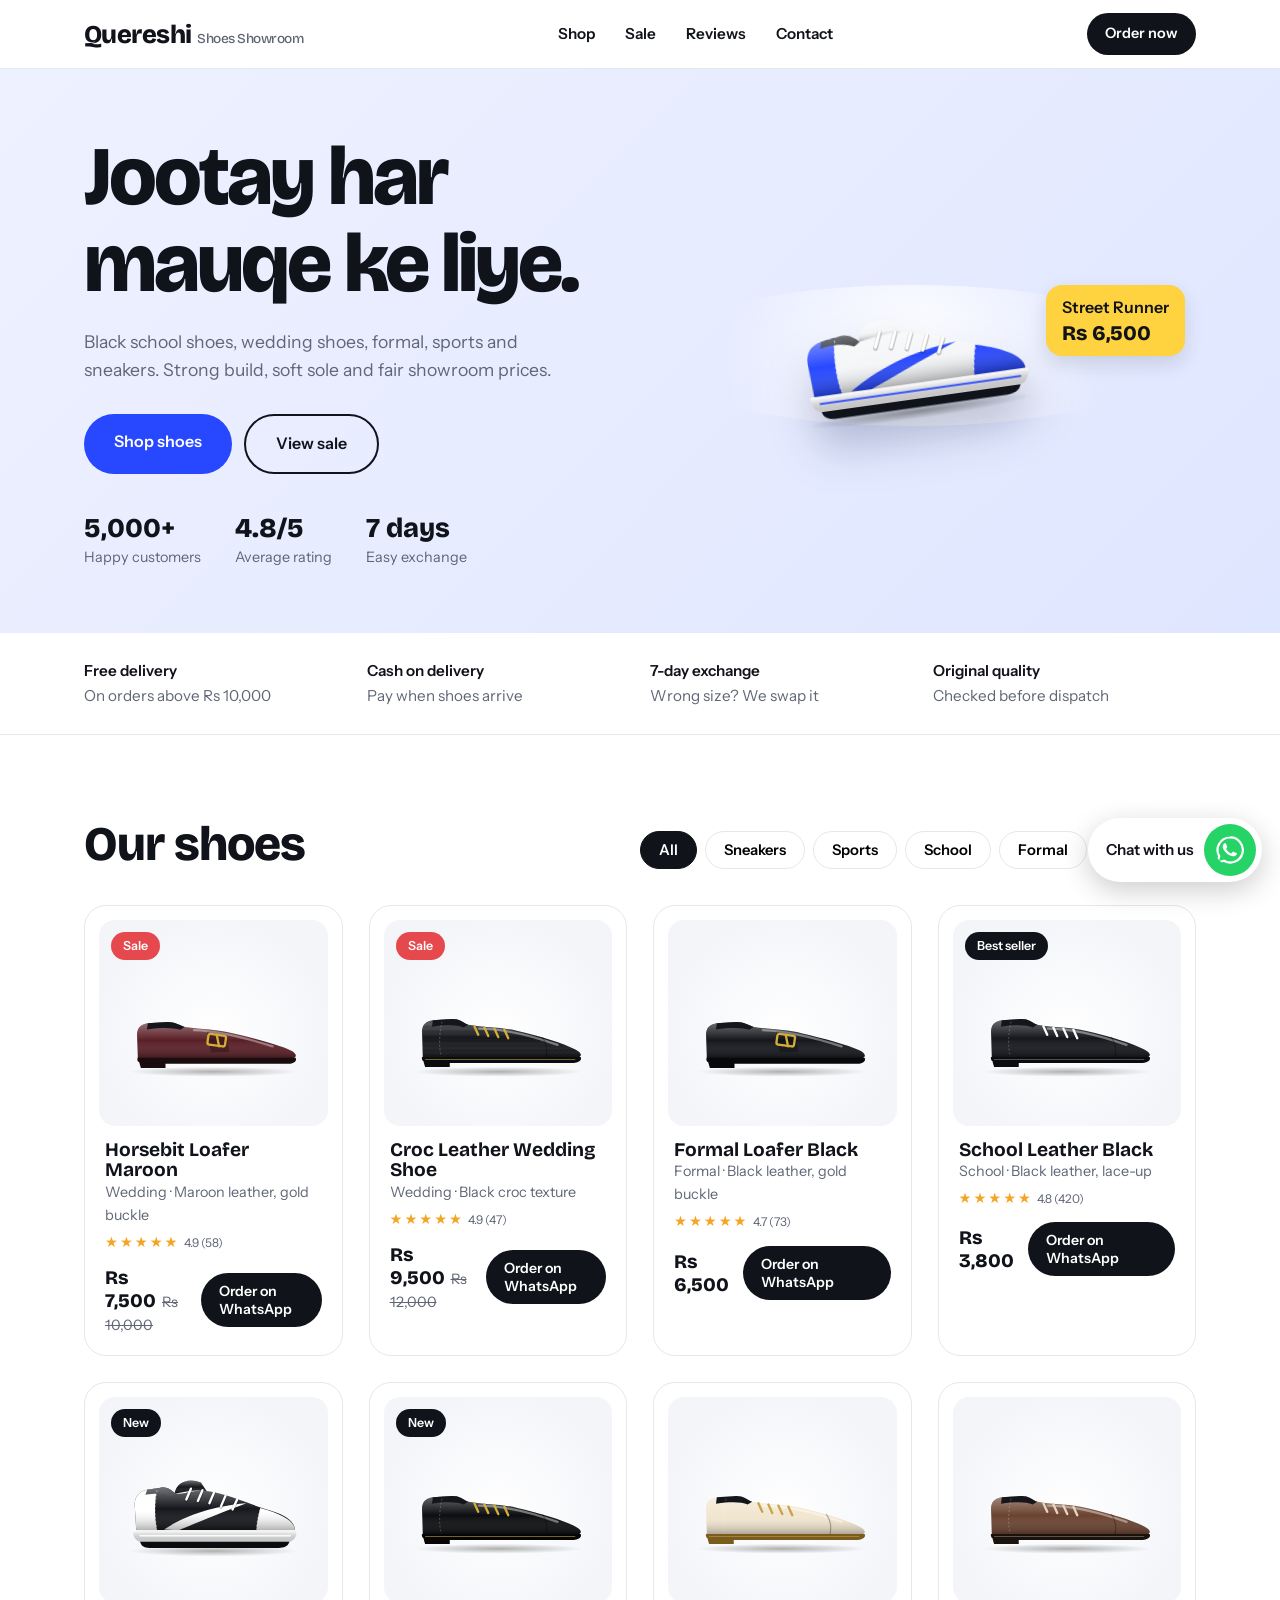
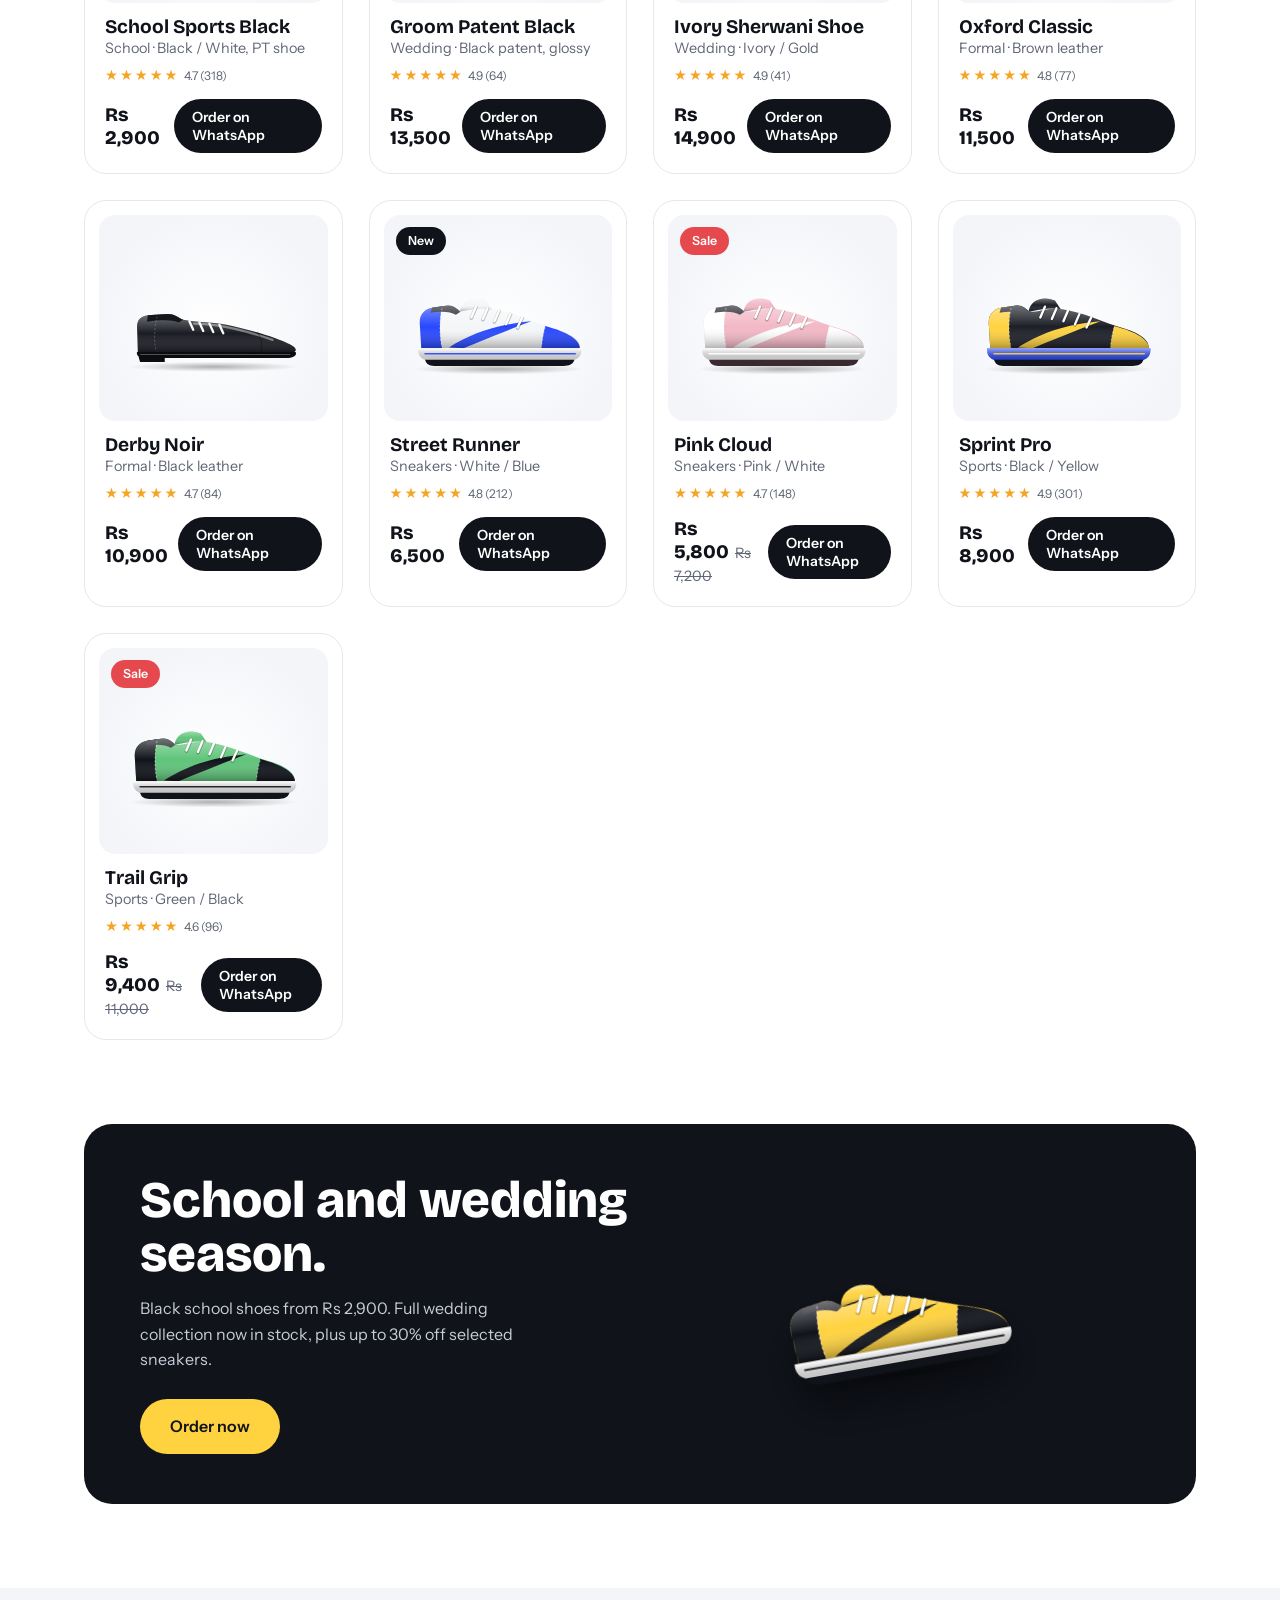
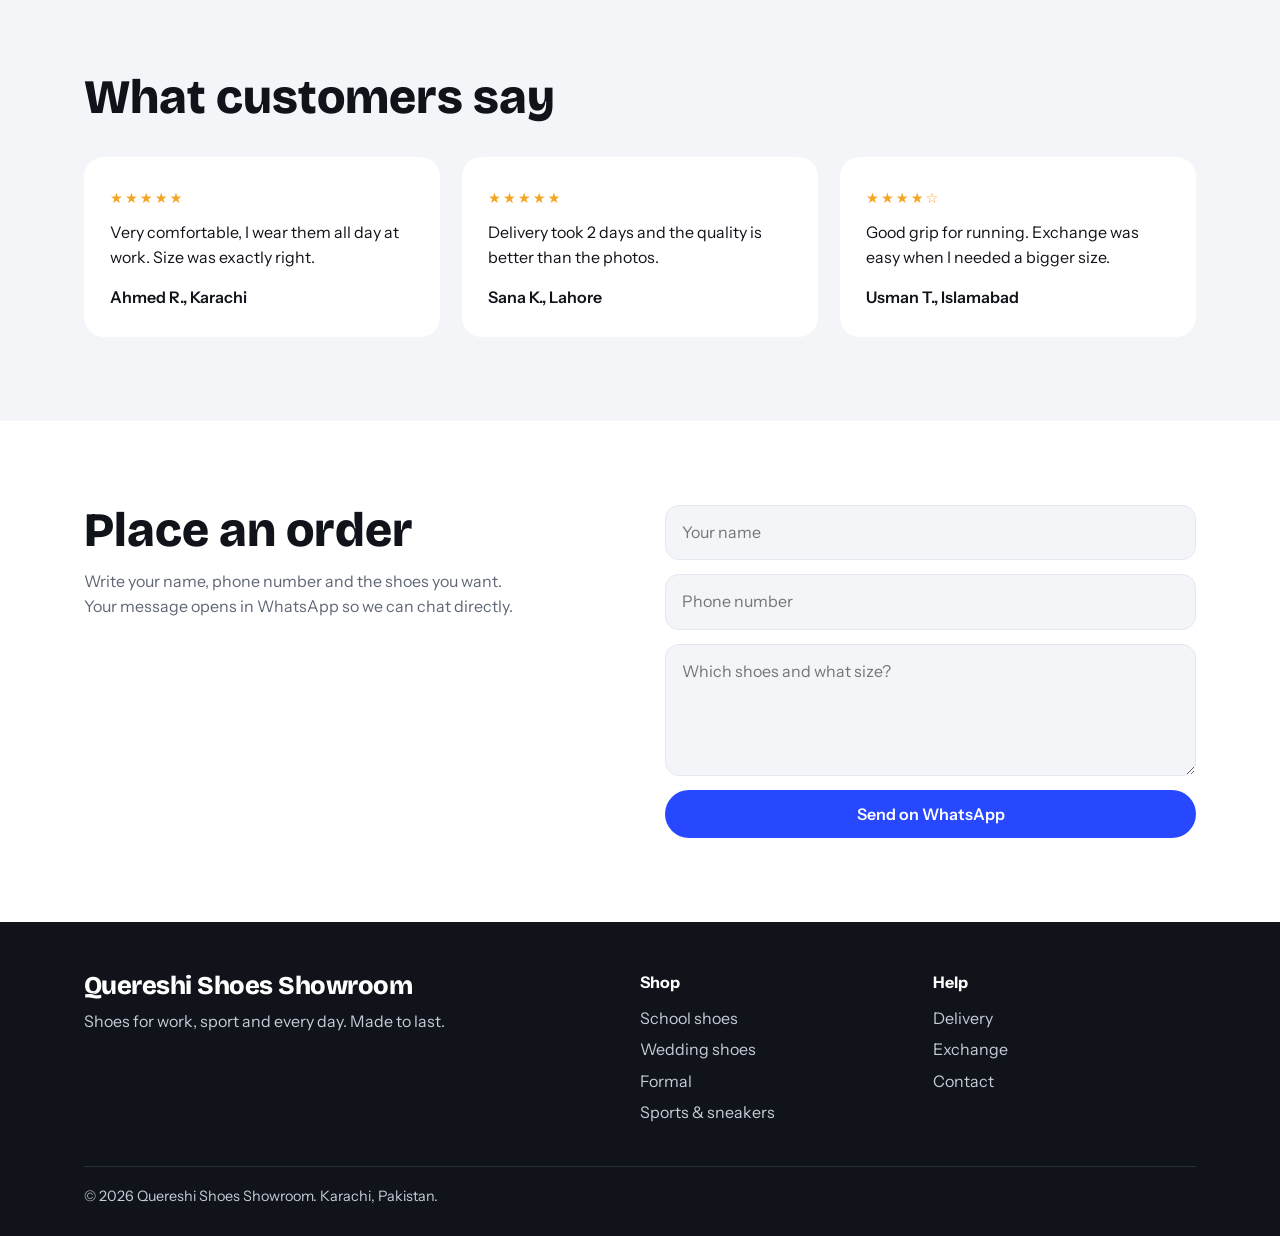
<file: index.html>
<!DOCTYPE html>
<html lang="en">
<head>
<meta charset="utf-8">
<meta name="viewport" content="width=device-width, initial-scale=1">
<title>Quereshi Shoes Showroom – School, Wedding, Formal &amp; Sports Shoes</title>
<link rel="preconnect" href="https://fonts.googleapis.com">
<link href="https://fonts.googleapis.com/css2?family=Bricolage+Grotesque:opsz,wght@12..96,500;12..96,800&family=Instrument+Sans:wght@400;600&display=swap" rel="stylesheet">
<style>
:root{--ink:#10131a;--paper:#fff;--soft:#f3f5f9;--blue:#2748ff;--sun:#ffd23f;--muted:#5f6675;--line:#e4e7ee;
--head:'Bricolage Grotesque',Georgia,serif;--body:'Instrument Sans',system-ui,sans-serif}
*{box-sizing:border-box;margin:0;padding:0}
html{scroll-behavior:smooth}
body{font-family:var(--body);color:var(--ink);background:var(--paper);line-height:1.6}
a{color:inherit;text-decoration:none}
:focus-visible{outline:3px solid var(--blue);outline-offset:3px}
.wrap{max-width:1160px;margin:0 auto;padding:0 24px}
h1,h2,h3{font-family:var(--head);line-height:1.05}
.shoe{--upper:#fff;--accent:#2748ff;--sole:#10131a;--mid:#fff;width:100%;height:auto;display:block}

header.nav{position:sticky;top:0;z-index:10;background:rgba(255,255,255,.92);backdrop-filter:blur(10px);border-bottom:1px solid var(--line)}
.nav .wrap{display:flex;justify-content:space-between;align-items:center;height:68px}
.logo{font:800 1.6rem var(--head);letter-spacing:-.02em}
.nav ul{display:flex;gap:30px;list-style:none;font-weight:600;font-size:.95rem}
.nav ul a:hover{color:var(--blue)}
.cart{background:var(--ink);color:#fff;border-radius:999px;padding:9px 18px;font-weight:600;font-size:.9rem}

.hero{background:linear-gradient(135deg,#eef1ff 0%,#dfe6ff 100%);overflow:hidden}
.hero .wrap{display:grid;grid-template-columns:1fr 1.1fr;align-items:center;gap:30px;padding-top:64px;padding-bottom:64px}
.hero h1{font-size:clamp(2.8rem,6.5vw,5.2rem);font-weight:800;letter-spacing:-.035em}
.hero p{margin:20px 0 30px;max-width:42ch;color:var(--muted);font-size:1.1rem}
.btns{display:flex;gap:12px;flex-wrap:wrap}
.btn{display:inline-block;background:var(--blue);color:#fff;font-weight:600;padding:15px 30px;border-radius:999px;transition:transform .15s}
.btn:hover{transform:translateY(-2px)}
.btn.alt{background:transparent;color:var(--ink);border:2px solid var(--ink)}
.stats{display:flex;gap:34px;margin-top:38px}
.stats b{display:block;font:800 1.7rem var(--head)}
.stats span{color:var(--muted);font-size:.9rem}
.stage{position:relative}
.stage::before{content:"";position:absolute;inset:6% 4% 0;border-radius:50%;background:radial-gradient(circle,#fff 0%,rgba(255,255,255,0) 70%)}
.stage .shoe{position:relative;transform:rotate(-8deg);filter:drop-shadow(0 28px 22px rgba(20,30,80,.25))}
.tag{position:absolute;right:2%;top:6%;background:var(--sun);border-radius:16px;padding:10px 16px;font-weight:600;box-shadow:0 8px 20px rgba(0,0,0,.12)}
.tag b{font:800 1.3rem var(--head);display:block}

.perks{border-bottom:1px solid var(--line)}
.perks .wrap{display:grid;grid-template-columns:repeat(auto-fit,minmax(200px,1fr));gap:20px;padding-top:26px;padding-bottom:26px}
.perks p{font-weight:600;font-size:.95rem}.perks span{display:block;color:var(--muted);font-weight:400}

section{padding:84px 0}
.head{display:flex;justify-content:space-between;align-items:end;flex-wrap:wrap;gap:20px;margin-bottom:36px}
.head h2{font-size:clamp(2rem,4vw,3rem);font-weight:800;letter-spacing:-.02em}
.filters{display:flex;gap:8px;flex-wrap:wrap}
.filters button{font:600 .92rem var(--body);padding:9px 18px;border-radius:999px;border:1.5px solid var(--line);background:#fff;cursor:pointer}
.filters button[aria-pressed="true"]{background:var(--ink);color:#fff;border-color:var(--ink)}
.grid{display:grid;grid-template-columns:repeat(auto-fill,minmax(255px,1fr));gap:26px}
.card{border:1px solid var(--line);border-radius:22px;padding:14px;background:#fff;transition:box-shadow .2s,transform .2s}
.card:hover{box-shadow:0 18px 40px rgba(16,19,26,.10);transform:translateY(-4px)}
.pic{position:relative;border-radius:16px;padding:34px 18px 22px;background:radial-gradient(circle at 50% 55%,#fff 0%,var(--soft) 75%)}
.pic img{width:100%;height:auto;object-fit:contain;display:block}
.badge{position:absolute;left:12px;top:12px;background:var(--ink);color:#fff;font-size:.78rem;font-weight:600;padding:4px 12px;border-radius:999px}
.badge.sale{background:#e5484d}
.info{padding:14px 6px 6px}
.info h3{font-size:1.2rem}
.meta{color:var(--muted);font-size:.9rem}
.stars{color:#f5a524;font-size:.9rem;letter-spacing:2px;margin-top:4px}
.stars small{color:var(--muted);letter-spacing:0;margin-left:4px}
.row{display:flex;justify-content:space-between;align-items:center;margin-top:12px}
.price{font:800 1.2rem var(--head)}
.price s{color:var(--muted);font:400 .9rem var(--body);margin-left:6px}
.add{font:600 .88rem var(--body);background:var(--ink);color:#fff;border:0;border-radius:999px;padding:9px 18px;cursor:pointer}
.add:hover{background:var(--blue)}
.hidden{display:none}

.promo{background:var(--ink);color:#fff;border-radius:28px;display:grid;grid-template-columns:1fr 1fr;align-items:center;gap:20px;padding:50px 56px;overflow:hidden}
.promo h2{font-size:clamp(2rem,4vw,3.2rem);font-weight:800}
.promo p{margin:14px 0 26px;color:#c7ccd8;max-width:36ch}
.promo .btn{background:var(--sun);color:var(--ink)}
.promo .shoe{transform:rotate(-10deg);filter:drop-shadow(0 24px 20px rgba(0,0,0,.4))}

.reviews{background:var(--soft)}
.rgrid{display:grid;grid-template-columns:repeat(auto-fit,minmax(260px,1fr));gap:22px;margin-top:34px}
.rgrid blockquote{background:#fff;border-radius:20px;padding:26px}
.rgrid p{margin:10px 0 14px}.rgrid cite{font-style:normal;font-weight:600}

.contact .wrap{display:grid;grid-template-columns:1fr 1fr;gap:50px;align-items:start}
.contact h2{font-size:clamp(2rem,4vw,3rem);font-weight:800}
.contact p{margin-top:14px;color:var(--muted);max-width:40ch}
.contact form{display:grid;gap:14px}
.contact input,.contact textarea{font:inherit;padding:14px 16px;border:1.5px solid var(--line);border-radius:14px;width:100%;background:var(--soft)}
.contact button{font:600 1rem var(--body);background:var(--blue);color:#fff;border:0;border-radius:999px;padding:14px;cursor:pointer}
footer{background:var(--ink);color:#c7ccd8;padding:48px 0 28px}
footer .cols{display:grid;grid-template-columns:2fr 1fr 1fr;gap:30px}
footer h4{color:#fff;margin-bottom:10px}footer li{list-style:none;margin:6px 0}
footer .end{margin-top:34px;padding-top:18px;border-top:1px solid #2a2f3a;font-size:.9rem}

@media(max-width:800px){
 .hero .wrap,.promo,.contact .wrap{grid-template-columns:1fr}
 .promo{padding:34px 26px}.nav ul{display:none}
 footer .cols{grid-template-columns:1fr}
}
@media(prefers-reduced-motion:reduce){*{transition:none!important;scroll-behavior:auto!important}}
.add{display:inline-block;text-decoration:none}
.wafloat{position:fixed;right:18px;bottom:18px;z-index:20;display:flex;align-items:center;gap:10px;background:#fff;border-radius:999px;padding:6px 6px 6px 18px;box-shadow:0 8px 28px rgba(0,0,0,.2);font-weight:600;font-size:.95rem}
.wafloat svg{background:#25d366;border-radius:50%;padding:11px;width:52px;height:52px}
.wafloat:hover{transform:translateY(-2px)}
@media(max-width:520px){.wafloat span{display:none}.wafloat{padding:5px}}
</style>
</head>
<body>

<!-- Realistic sneaker illustration. To use real photos, replace any <svg class="shoe">…</svg> with <img src="images/your-photo.png" alt="..."> -->
<svg width="0" height="0" style="position:absolute" aria-hidden="true">
<defs>
 <linearGradient id="hl" x1="0" y1="0" x2="0" y2="1"><stop offset="0" stop-color="#fff" stop-opacity=".38"/><stop offset=".5" stop-color="#fff" stop-opacity="0"/><stop offset="1" stop-color="#000" stop-opacity=".3"/></linearGradient>
 <linearGradient id="ms" x1="0" y1="0" x2="0" y2="1"><stop offset="0" stop-color="#fff" stop-opacity=".5"/><stop offset="1" stop-color="#000" stop-opacity=".22"/></linearGradient>
 <radialGradient id="fl"><stop offset="0" stop-color="#000" stop-opacity=".3"/><stop offset="1" stop-color="#000" stop-opacity="0"/></radialGradient>
 <pattern id="scale" width="14" height="12" patternUnits="userSpaceOnUse"><path d="M0 6 Q7 0 14 6 Q7 12 0 6Z" fill="none" stroke="#000" stroke-opacity=".55" stroke-width="1.3"/><path d="M0 6 Q7 0 14 6" fill="none" stroke="#fff" stroke-opacity=".16" stroke-width="1"/></pattern>
 <symbol id="shoe" viewBox="0 0 500 290">
  <ellipse cx="250" cy="262" rx="220" ry="14" fill="url(#fl)"/>
  <!-- upper -->
  <path id="up" d="M50 208 L46 142 C46 120 58 107 78 103 L118 97 C134 96 142 105 152 113 C170 116 200 102 232 106 C292 114 340 140 402 158 C440 170 462 186 462 208 Z" fill="var(--upper)"/>
  <!-- overlays -->
  <path d="M50 208 L46 142 C46 120 58 107 78 103 L104 99 C97 135 97 175 104 208 Z" fill="var(--accent)"/>
  <path d="M372 150 C432 166 462 186 462 208 L362 208 C364 184 368 166 372 150 Z" fill="var(--accent)"/>
  <path d="M122 206 C176 172 240 146 336 138 C262 166 204 190 160 208 Z" fill="var(--accent)"/>
  <!-- collar + tongue -->
  <path d="M78 103 L118 97 C134 96 142 105 152 113 L140 121 C126 114 108 110 74 116 Z" fill="#1a1d24"/>
  <path d="M150 113 C152 84 186 70 218 84 L234 108 C204 100 172 110 150 113 Z" fill="var(--upper)"/>
  <path d="M150 113 C152 84 186 70 218 84 L234 108 C204 100 172 110 150 113 Z" fill="url(#hl)"/>
  <path d="M50 208 L46 142 C46 120 58 107 78 103 L118 97 C134 96 142 105 152 113 C170 116 200 102 232 106 C292 114 340 140 402 158 C440 170 462 186 462 208 Z" fill="url(#hl)"/>
  <!-- laces -->
  <g stroke="#000" stroke-opacity=".25" stroke-width="9" stroke-linecap="round"><path d="M192 102 L180 130M222 106 L210 134M252 112 L240 140M282 120 L270 148M312 130 L300 156"/></g>
  <g stroke="#fff" stroke-width="6" stroke-linecap="round"><path d="M192 100 L180 128M222 104 L210 132M252 110 L240 138M282 118 L270 146M312 128 L300 154"/></g>
  <!-- stitching -->
  <g fill="none" stroke="#fff" stroke-opacity=".6" stroke-width="2" stroke-dasharray="5 5"><path d="M104 104 C97 140 97 175 104 204"/><path d="M372 154 C366 172 364 188 362 204"/></g>
  <!-- midsole + outsole -->
  <path d="M42 208 H466 C468 226 458 240 436 240 H72 C52 240 40 228 42 208 Z" fill="var(--mid)"/>
  <path d="M42 208 H466 C468 226 458 240 436 240 H72 C52 240 40 228 42 208 Z" fill="url(#ms)"/>
  <path d="M60 238 H448 C444 250 434 254 420 254 H84 C70 254 62 248 60 238 Z" fill="var(--sole)"/>
  <path d="M60 222 H450" stroke="var(--accent)" stroke-width="4" stroke-linecap="round" opacity=".9"/>
 </symbol>

 <symbol id="dress" viewBox="0 0 500 290">
  <ellipse cx="250" cy="256" rx="220" ry="13" fill="url(#fl)"/>
  <path d="M54 214 L52 152 C52 134 62 124 80 122 L130 119 C148 118 158 128 172 134 C215 142 260 140 300 150 C360 164 420 182 450 198 C468 207 468 216 456 220 L54 220 Z" fill="var(--upper)"/>
  <path d="M54 214 L52 152 C52 134 62 124 80 122 L130 119 C148 118 158 128 172 134 C215 142 260 140 300 150 C360 164 420 182 450 198 C468 207 468 216 456 220 L54 220 Z" fill="url(#hl)"/>
  <path d="M54 214 L52 152 C52 134 62 124 80 122 L130 119 C148 118 158 128 172 134 C215 142 260 140 300 150 C360 164 420 182 450 198 C468 207 468 216 456 220 L54 220 Z" fill="url(#scale)" style="opacity:var(--tex,0)"/>
  <path d="M200 144 C262 144 334 162 404 186" fill="none" stroke="#fff" stroke-opacity=".4" stroke-width="6" stroke-linecap="round"/>
  <path d="M80 122 L130 119 C148 118 158 128 172 134 L160 141 C145 135 120 133 78 139 Z" fill="#14161b"/>
  <path d="M188 138 L198 160M214 141 L224 163M240 144 L250 166M266 147 L276 169" stroke="var(--accent)" stroke-width="6" stroke-linecap="round" fill="none"/>
  <path d="M364 166 C376 182 378 200 374 218" fill="none" stroke="#000" stroke-opacity=".3" stroke-width="3"/>
  <path d="M104 126 C96 160 96 196 102 216" fill="none" stroke="#fff" stroke-opacity=".3" stroke-width="2" stroke-dasharray="5 5"/>
  <path d="M52 218 H464 C468 227 458 233 446 233 H70 C58 233 50 227 52 218 Z" fill="var(--sole)"/>
  <path d="M56 230 H124 V244 H60 Z" fill="var(--sole)"/>
  <path d="M60 224 H450" stroke="var(--gold,#888)" stroke-width="2" opacity=".8"/>
 </symbol>

 <symbol id="loafer" viewBox="0 0 500 290">
  <ellipse cx="250" cy="256" rx="220" ry="13" fill="url(#fl)"/>
  <path id="lf" d="M54 214 L52 160 C52 142 62 132 80 130 L130 127 C148 126 160 134 176 140 C220 146 262 146 300 156 C360 170 420 186 450 200 C468 208 468 218 456 222 L54 222 Z" fill="var(--upper)"/>
  <path d="M54 214 L52 160 C52 142 62 132 80 130 L130 127 C148 126 160 134 176 140 C220 146 262 146 300 156 C360 170 420 186 450 200 C468 208 468 218 456 222 L54 222 Z" fill="url(#hl)"/>
  <path d="M80 130 L130 127 C148 126 160 134 176 140 L164 147 C148 142 120 140 78 146 Z" fill="#14161b"/>
  <path d="M232 148 L282 156 L292 204 L244 206 Z" fill="#000" fill-opacity=".28"/>
  <rect x="236" y="160" width="46" height="28" rx="5" fill="none" stroke="var(--gold,#d4af37)" stroke-width="6" transform="rotate(8 259 174)"/>
  <path d="M259 160 L265 190" stroke="var(--gold,#d4af37)" stroke-width="6" stroke-linecap="round"/>
  <path d="M200 148 C262 150 334 168 404 190" fill="none" stroke="#fff" stroke-opacity=".38" stroke-width="6" stroke-linecap="round"/>
  <path d="M54 220 H464 C468 229 458 235 446 235 H70 C58 235 50 229 54 220 Z" fill="var(--sole)"/>
  <path d="M58 232 H126 V246 H62 Z" fill="var(--sole)"/>
 </symbol>
</defs>
</svg>

<header class="nav"><div class="wrap">
  <a class="logo" href="#">Quereshi <span style="font-weight:500;font-size:.85rem;color:var(--muted)">Shoes Showroom</span></a>
  <ul><li><a href="#shop">Shop</a></li><li><a href="#sale">Sale</a></li><li><a href="#reviews">Reviews</a></li><li><a href="#contact">Contact</a></li></ul>
  <a class="cart" id="navwa" target="_blank" rel="noopener" href="#contact">Order now</a>
</div></header>

<section class="hero" style="padding:0"><div class="wrap">
  <div>
    <h1>Jootay har mauqe ke liye.</h1>
    <p>Black school shoes, wedding shoes, formal, sports and sneakers. Strong build, soft sole and fair showroom prices.</p>
    <div class="btns"><a class="btn" href="#shop">Shop shoes</a><a class="btn alt" href="#sale">View sale</a></div>
    <div class="stats"><div><b>5,000+</b><span>Happy customers</span></div><div><b>4.8/5</b><span>Average rating</span></div><div><b>7 days</b><span>Easy exchange</span></div></div>
  </div>
  <div class="stage">
    <svg class="shoe" style="--upper:#f5f6f8;--accent:#2748ff;--sole:#10131a" role="img" aria-label="Quereshi Street Runner sneaker"><use href="#shoe"/></svg>
    <div class="tag">Street Runner<b>Rs 6,500</b></div>
  </div>
</div></section>

<div class="perks"><div class="wrap">
  <p>Free delivery<span>On orders above Rs 10,000</span></p>
  <p>Cash on delivery<span>Pay when shoes arrive</span></p>
  <p>7-day exchange<span>Wrong size? We swap it</span></p>
  <p>Original quality<span>Checked before dispatch</span></p>
</div></div>

<section id="shop"><div class="wrap">
  <div class="head"><h2>Our shoes</h2>
    <div class="filters" role="group" aria-label="Filter shoes">
      <button aria-pressed="true" data-f="all">All</button><button aria-pressed="false" data-f="Sneakers">Sneakers</button><button aria-pressed="false" data-f="Sports">Sports</button><button aria-pressed="false" data-f="School">School</button><button aria-pressed="false" data-f="Formal">Formal</button><button aria-pressed="false" data-f="Wedding">Wedding</button>
    </div></div>
  <div class="grid" id="grid"></div>
</div></section>

<section id="sale" style="padding-top:0"><div class="wrap">
  <div class="promo">
    <div><h2>School and wedding season.</h2><p>Black school shoes from Rs 2,900. Full wedding collection now in stock, plus up to 30% off selected sneakers.</p><a class="btn" href="#contact">Order now</a></div>
    <svg class="shoe" style="--upper:#ffd23f;--accent:#10131a;--sole:#10131a" role="img" aria-label="Yellow sneaker"><use href="#shoe"/></svg>
  </div>
</div></section>

<section class="reviews" id="reviews"><div class="wrap">
  <h2 style="font-size:clamp(2rem,4vw,3rem);font-weight:800">What customers say</h2>
  <div class="rgrid">
    <blockquote><div class="stars">★★★★★</div><p>Very comfortable, I wear them all day at work. Size was exactly right.</p><cite>Ahmed R., Karachi</cite></blockquote>
    <blockquote><div class="stars">★★★★★</div><p>Delivery took 2 days and the quality is better than the photos.</p><cite>Sana K., Lahore</cite></blockquote>
    <blockquote><div class="stars">★★★★☆</div><p>Good grip for running. Exchange was easy when I needed a bigger size.</p><cite>Usman T., Islamabad</cite></blockquote>
  </div>
</div></section>

<section class="contact" id="contact"><div class="wrap">
  <div><h2>Place an order</h2><p>Write your name, phone number and the shoes you want. Your message opens in WhatsApp so we can chat directly.</p></div>
  <form id="f">
    <input type="text" placeholder="Your name" aria-label="Your name" required>
    <input type="tel" placeholder="Phone number" aria-label="Phone number" required>
    <textarea rows="4" placeholder="Which shoes and what size?" aria-label="Message" required></textarea>
    <button type="submit">Send on WhatsApp</button>
  </form>
</div></section>

<footer><div class="wrap">
  <div class="cols">
    <div><div class="logo" style="color:#fff">Quereshi Shoes Showroom</div><p style="margin-top:8px;max-width:34ch">Shoes for work, sport and every day. Made to last.</p></div>
    <div><h4>Shop</h4><ul><li>School shoes</li><li>Wedding shoes</li><li>Formal</li><li>Sports &amp; sneakers</li></ul></div>
    <div><h4>Help</h4><ul><li>Delivery</li><li>Exchange</li><li>Contact</li></ul></div>
  </div>
  <div class="end">© 2026 Quereshi Shoes Showroom. Karachi, Pakistan.</div>
</div></footer>

<a class="wafloat" id="wafloat" target="_blank" rel="noopener" aria-label="Chat on WhatsApp"><span>Chat with us</span>
<svg viewBox="0 0 24 24" width="30" height="30" aria-hidden="true"><path d="M12 2a10 10 0 00-8.6 15L2 22l5.2-1.4A10 10 0 1012 2z" fill="none" stroke="#fff" stroke-width="1.8"/><path fill="#fff" d="M16.6 14.2c-.3-.1-1.6-.8-1.8-.9-.2-.1-.4-.1-.6.1-.2.3-.7.9-.9 1.1-.2.2-.3.2-.6.1-.8-.4-1.6-.8-2.3-1.5-.6-.5-1-1.2-1.4-1.9-.1-.3 0-.4.2-.6l.4-.5c.1-.2.2-.3.2-.5s0-.3-.1-.5c-.1-.1-.6-1.5-.8-2-.2-.5-.4-.5-.6-.5h-.5c-.2 0-.5.1-.7.3-.7.7-1 1.5-1 2.4.1 1 .5 2 1.1 2.8 1.3 1.9 2.9 3.4 5 4.3.7.3 1.4.5 2.1.6.8.1 1.5 0 2.1-.4.6-.4 1-1 1.1-1.6.1-.2.1-.4 0-.5-.1-.1-.2-.2-.4-.3z"/></svg></a>
<script>
const WA_NUMBER="92XXXXXXXXXX"; // apna WhatsApp number yahan likhein, bina + ke. Example: 923001234567
const wa=t=>`https://wa.me/${WA_NUMBER}?text=${encodeURIComponent(t)}`;
const shoes=[
 {n:"Horsebit Loafer Maroon",c:"Wedding",col:"Maroon leather, gold buckle",p:7500,o:10000,r:4.9,rv:58,b:"Sale",sym:"loafer",s:"--upper:#5a1f26;--gold:#d4af37;--sole:#1a0d0f"},
 {n:"Croc Leather Wedding Shoe",c:"Wedding",col:"Black croc texture",p:9500,o:12000,r:4.9,rv:47,b:"Sale",sym:"dress",s:"--upper:#15171c;--accent:#d4af37;--sole:#0b0c0f;--tex:.75;--gold:#d4af37"},
 {n:"Formal Loafer Black",c:"Formal",col:"Black leather, gold buckle",p:6500,r:4.7,rv:73,b:"",sym:"loafer",s:"--upper:#15171c;--gold:#d4af37;--sole:#08090b"},
 {n:"School Leather Black",c:"School",col:"Black leather, lace-up",p:3800,r:4.8,rv:420,b:"Best seller",sym:"dress",s:"--upper:#15171c;--accent:#fff;--sole:#0b0c0f"},
 {n:"School Sports Black",c:"School",col:"Black / White, PT shoe",p:2900,r:4.7,rv:318,b:"New",s:"--upper:#15171c;--accent:#fff;--mid:#fff;--sole:#0b0c0f"},
 {n:"Groom Patent Black",c:"Wedding",col:"Black patent, glossy",p:13500,r:4.9,rv:64,b:"New",sym:"dress",s:"--upper:#0c0d10;--accent:#d4af37;--sole:#050506;--gold:#d4af37"},
 {n:"Ivory Sherwani Shoe",c:"Wedding",col:"Ivory / Gold",p:14900,r:4.9,rv:41,b:"",sym:"dress",s:"--upper:#f1e6cf;--accent:#c9a24a;--sole:#7a5c1e;--gold:#c9a24a"},
 {n:"Oxford Classic",c:"Formal",col:"Brown leather",p:11500,r:4.8,rv:77,b:"",sym:"dress",s:"--upper:#6b4330;--accent:#e8d5c0;--sole:#1c120c"},
 {n:"Derby Noir",c:"Formal",col:"Black leather",p:10900,r:4.7,rv:84,b:"",sym:"dress",s:"--upper:#1b1d24;--accent:#fff;--sole:#0b0c0f"},
 {n:"Street Runner",c:"Sneakers",col:"White / Blue",p:6500,r:4.8,rv:212,b:"New",s:"--upper:#f5f6f8;--accent:#2748ff"},
 {n:"Pink Cloud",c:"Sneakers",col:"Pink / White",p:5800,o:7200,r:4.7,rv:148,b:"Sale",s:"--upper:#f2b8c6;--accent:#fff;--sole:#3a2a30"},
 {n:"Sprint Pro",c:"Sports",col:"Black / Yellow",p:8900,r:4.9,rv:301,b:"",s:"--upper:#1c1f27;--accent:#ffd23f;--mid:#2748ff;--sole:#10131a"},
 {n:"Trail Grip",c:"Sports",col:"Green / Black",p:9400,o:11000,r:4.6,rv:96,b:"Sale",s:"--upper:#5fc47a;--accent:#10131a"}
];
const fmt=n=>"Rs "+n.toLocaleString("en-US");
const grid=document.getElementById("grid");
grid.innerHTML=shoes.map(x=>`
<article class="card" data-c="${x.c}">
 <div class="pic">${x.b?`<span class="badge ${x.b==="Sale"?"sale":""}">${x.b}</span>`:""}
  <svg class="shoe" style="${x.s}" role="img" aria-label="${x.n}"><use href="#${x.sym||'shoe'}"/></svg></div>
 <div class="info"><h3>${x.n}</h3><p class="meta">${x.c} · ${x.col}</p>
  <div class="stars">★★★★★<small>${x.r} (${x.rv})</small></div>
  <div class="row"><span class="price">${fmt(x.p)}${x.o?`<s>${fmt(x.o)}</s>`:""}</span><a class="add" target="_blank" rel="noopener" href="${wa('Hello, I want to order: '+x.n+' ('+fmt(x.p)+')')}">Order on WhatsApp</a></div></div>
</article>`).join("");
const btns=document.querySelectorAll(".filters button");
btns.forEach(b=>b.addEventListener("click",()=>{
 btns.forEach(o=>o.setAttribute("aria-pressed",o===b));
 grid.querySelectorAll(".card").forEach(c=>c.classList.toggle("hidden",b.dataset.f!=="all"&&c.dataset.c!==b.dataset.f));
}));
document.getElementById("navwa").href=wa("Hello, I want to order shoes");
document.getElementById("wafloat").href=wa("Hello, I want to ask about shoes");
const f=document.getElementById("f");
f.addEventListener("submit",e=>{e.preventDefault();const v=[...f.elements].slice(0,3).map(i=>i.value);window.open(wa("Name: "+v[0]+"\nPhone: "+v[1]+"\n"+v[2]),"_blank");});
</script>
</body>
</html>
</file>
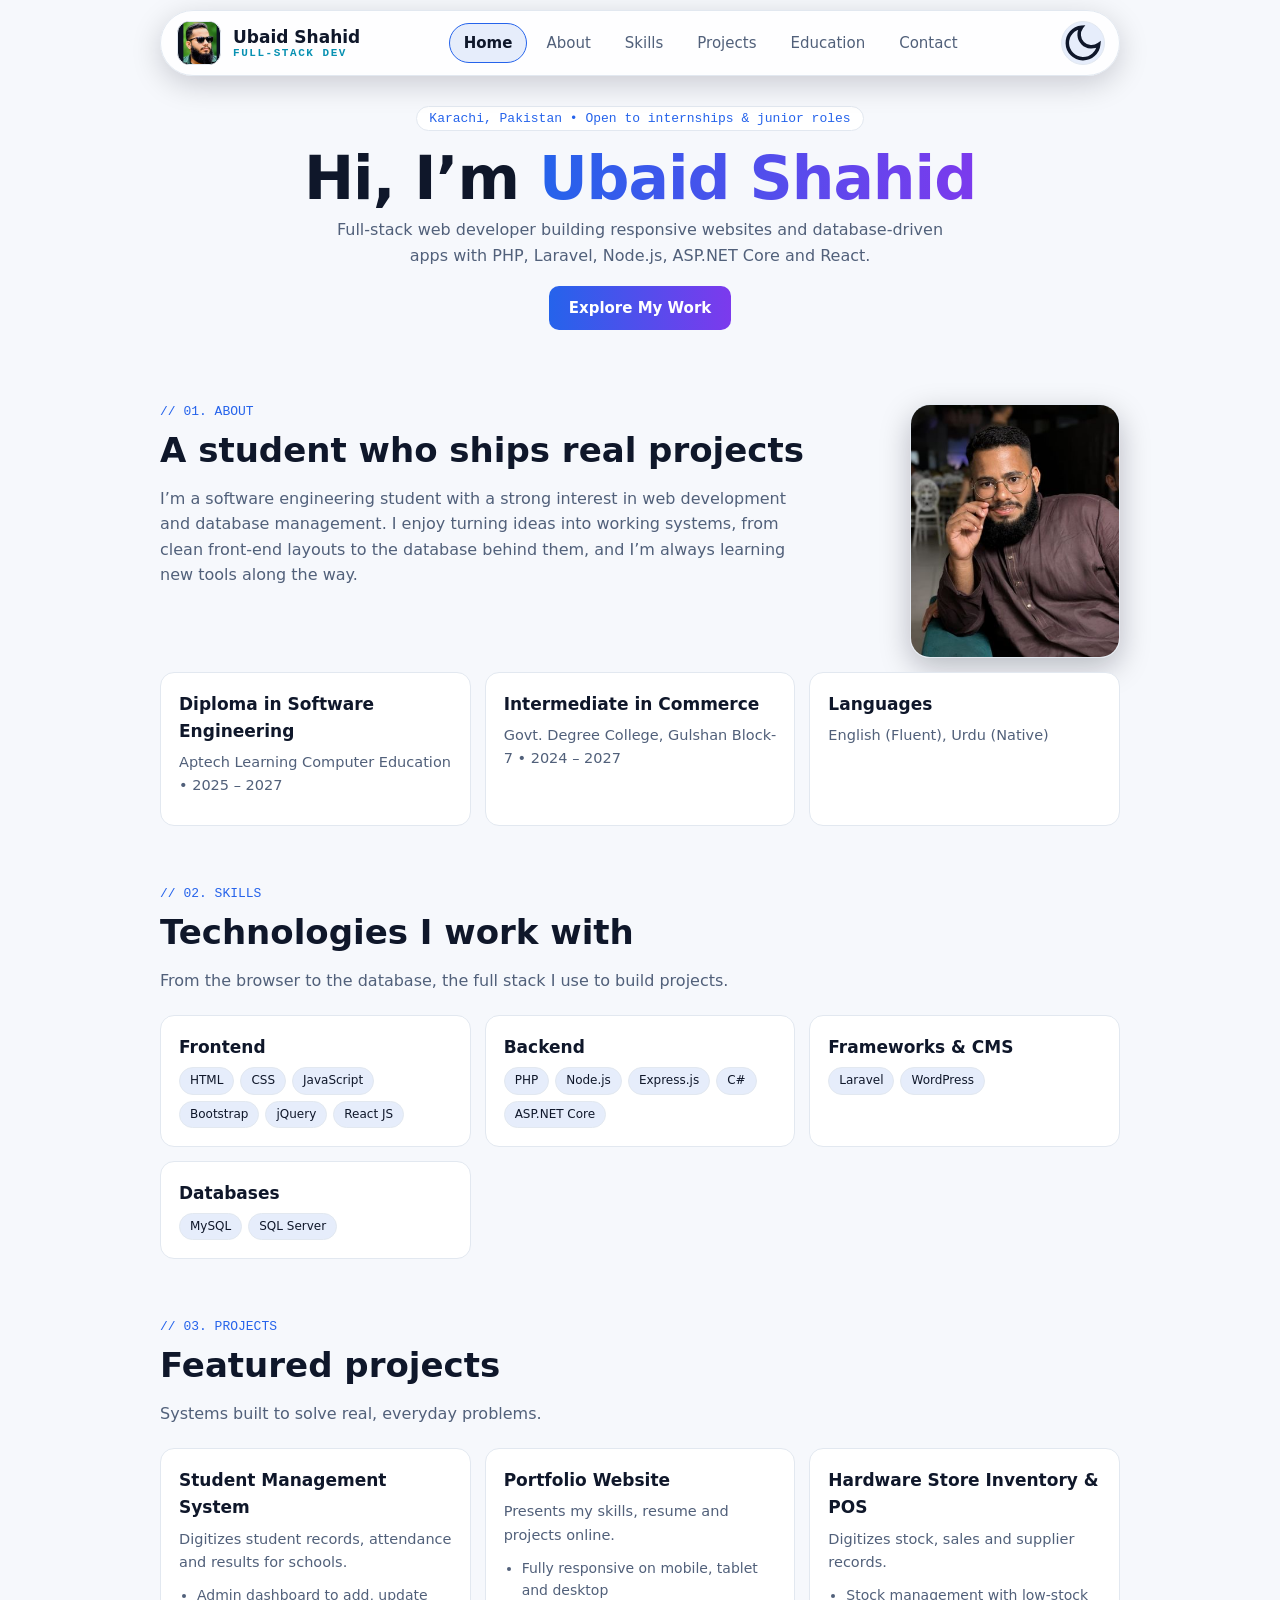
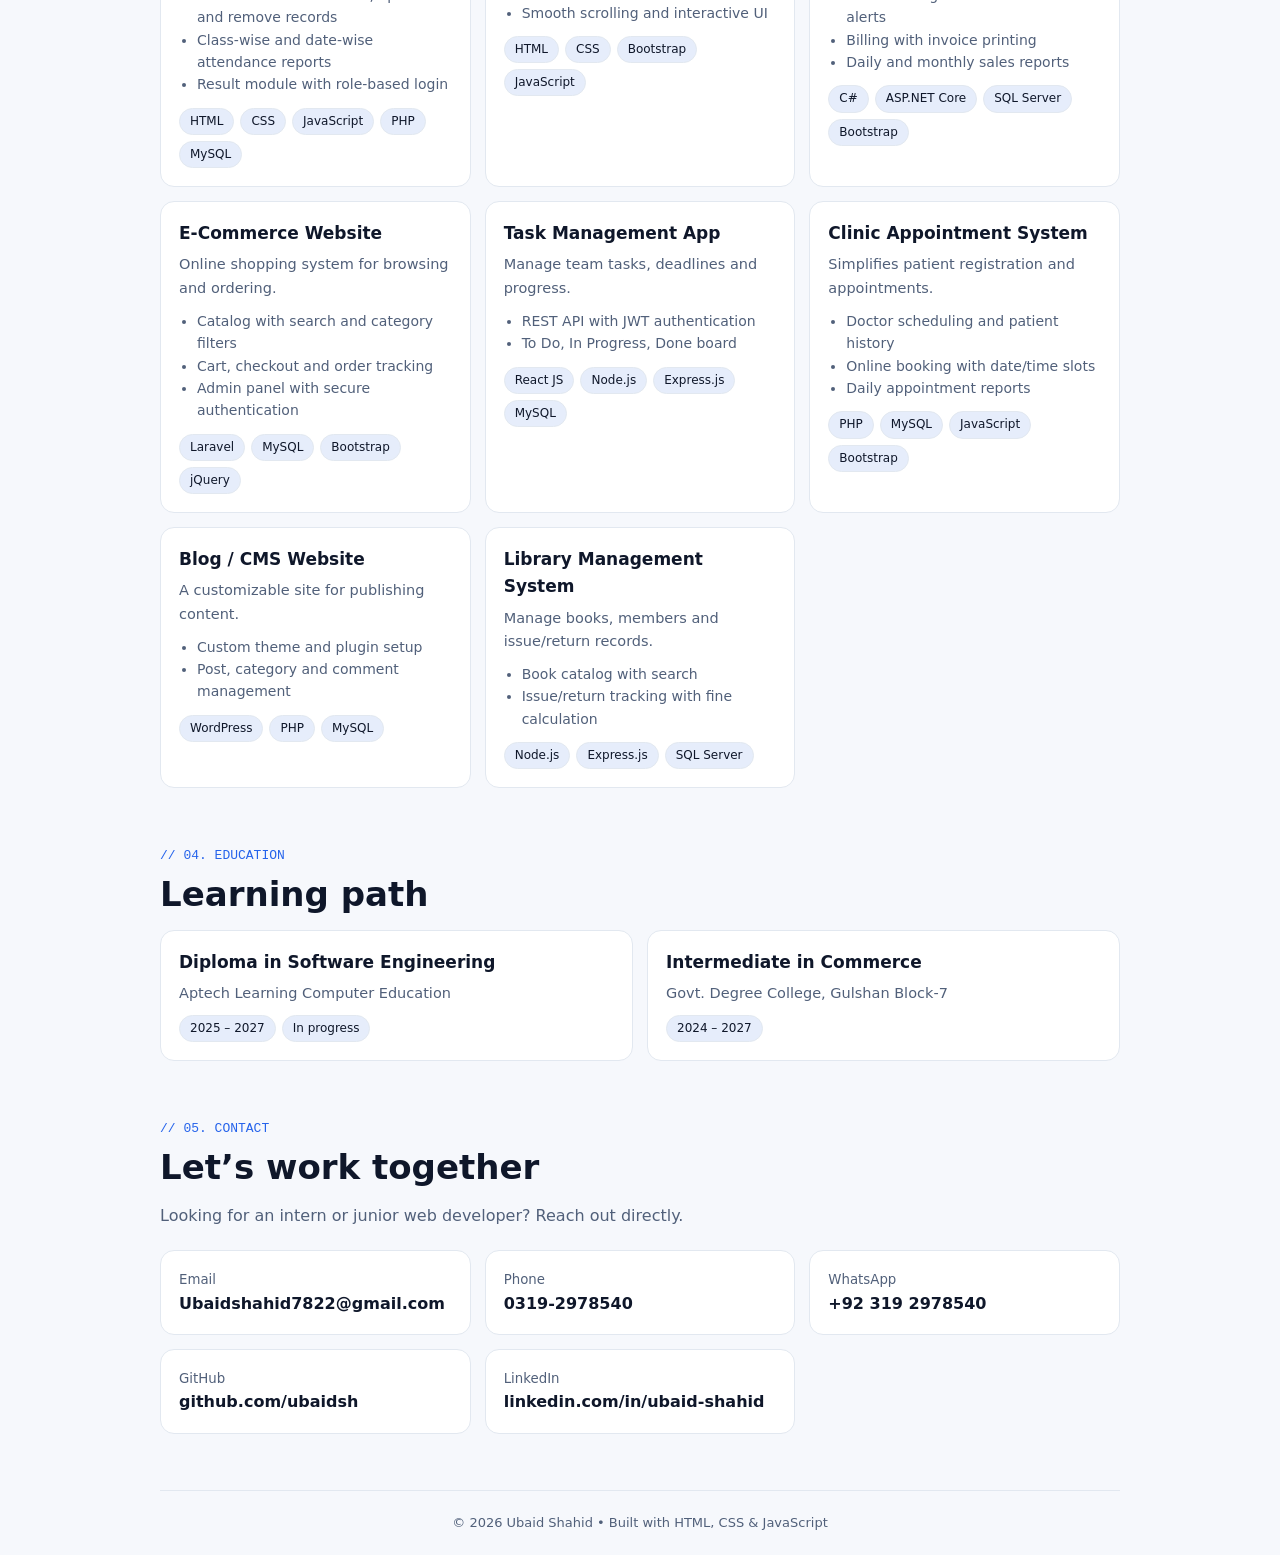
<file: Ubaid_Shahid___Full-Stack_Web_Developer.html>
<!DOCTYPE html>
<html lang="en">
<head>
<meta charset="utf-8">
<meta name="viewport" content="width=device-width, initial-scale=1, viewport-fit=cover">
<title>Ubaid Shahid — Full-Stack Web Developer</title>
<style>
:root{--bg:#f6f8fc;--card:#fff;--ink:#0f172a;--mut:#51607a;--ac:#2563eb;--ac2:#7c3aed;--line:#e2e8f0;--sc:#e6edfb;--fl:#c5d0e4;--shirt:#1f5a46;--pants:#f2f2f4;--skin:#d8a47a;--hair:#2b1d14;--wood:#8b5e34;--nav:rgba(255,255,255,.82);--cy:#0891b2;color-scheme:light;box-sizing:border-box;padding-top:env(safe-area-inset-top,0px);padding-bottom:env(safe-area-inset-bottom,0px)}
@media(prefers-color-scheme:dark){:root:not([data-theme="light"]){--bg:#0b1020;--card:#131a2e;--ink:#e8edf8;--mut:#9aa7c2;--ac:#60a5fa;--ac2:#a78bfa;--line:#243049;--sc:#121a33;--fl:#1c2744;--shirt:#2f7d62;--pants:#f2f2f4;--wood:#a8774a;--nav:rgba(10,18,38,.78);--cy:#22d3ee;color-scheme:dark}}
:root[data-theme="dark"]{--bg:#0b1020;--card:#131a2e;--ink:#e8edf8;--mut:#9aa7c2;--ac:#60a5fa;--ac2:#a78bfa;--line:#243049;--sc:#121a33;--fl:#1c2744;--shirt:#2f7d62;--pants:#f2f2f4;--wood:#a8774a;--nav:rgba(10,18,38,.78);--cy:#22d3ee;color-scheme:dark}
html{scroll-behavior:smooth;scroll-padding-top:env(safe-area-inset-top,0px)}
*{box-sizing:border-box}
body{margin:0;background:var(--bg);color:var(--ink);font:16px/1.6 system-ui,-apple-system,"Segoe UI",Roboto,Arial,sans-serif}
a{color:inherit;text-decoration:none}
.w{max-width:1000px;margin:0 auto;padding:0 20px}
body::before{content:"";position:fixed;inset:0 0 auto;height:env(safe-area-inset-top,0px);background:var(--bg);z-index:10}
nav{position:sticky;top:calc(env(safe-area-inset-top,0px) + 10px);z-index:20;margin-top:10px;display:flex;align-items:center;gap:10px 18px;padding:10px 14px 10px 16px;border-radius:999px;border:1px solid var(--line);background:var(--nav);backdrop-filter:blur(14px);-webkit-backdrop-filter:blur(14px);box-shadow:0 8px 30px rgba(2,8,23,.18)}
.lg{display:flex;align-items:center;gap:12px;flex:none}
.lg i{width:44px;height:44px;border-radius:12px;border:1px solid var(--line);background:#0b1220;overflow:hidden;display:block}
.lg svg{width:44px;height:44px;display:block}
.lg b{display:block;font-size:17px;line-height:1.2;color:var(--ink)}
.lg small{display:block;font:600 11px ui-monospace,Menlo,Consolas,monospace;letter-spacing:.14em;color:var(--cy)}
.nl{display:flex;gap:4px;margin:0 auto;font-size:15px;font-weight:500}
.nl a{padding:7px 14px;border-radius:99px;border:1px solid transparent;color:var(--mut);white-space:nowrap}
.nl a:hover{color:var(--ink)}
.nl a.on{color:var(--ink);background:var(--sc);border-color:var(--ac);font-weight:700}
.na{display:flex;gap:10px;align-items:center;flex:none}
.ib{width:44px;height:44px;border-radius:50%;border:1px solid var(--line);background:var(--sc);color:var(--ink);cursor:pointer;display:grid;place-items:center;padding:0}
.hb{display:inline-flex;align-items:center;gap:8px;padding:11px 18px;border-radius:99px;font-weight:700;font-size:15px;color:#fff;background:linear-gradient(90deg,#1d4ed8,var(--ac2));border:1px solid var(--line)}
@media(max-width:860px){nav{flex-wrap:wrap;border-radius:26px}.nl{order:3;width:100%;overflow-x:auto;margin:0;padding-bottom:2px;scrollbar-width:none}.na{margin-left:auto}}
@media(max-width:480px){.hb span{display:none}.hb{padding:11px}}



.hero{text-align:center;padding:28px 0 20px}
.tag{display:inline-block;font:13px ui-monospace,Menlo,Consolas,monospace;color:var(--ac);border:1px solid var(--line);background:var(--card);padding:4px 12px;border-radius:99px}
h1{font-size:clamp(34px,7vw,60px);line-height:1.1;margin:14px 0 6px;letter-spacing:-1px}
h1 span{background:linear-gradient(90deg,var(--ac),var(--ac2));-webkit-background-clip:text;background-clip:text;color:transparent}
.hero p{max-width:620px;margin:0 auto 18px;color:var(--mut)}
.btn{display:inline-block;padding:10px 20px;border-radius:10px;font-weight:600;font-size:15px;border:1px solid var(--line);background:var(--card);cursor:pointer;color:var(--ink);font-family:inherit}
.btn.p{background:linear-gradient(90deg,var(--ac),var(--ac2));color:#fff;border:0}
.scene{margin:22px auto 0;max-width:860px;background:var(--sc);border:1px solid var(--line);border-radius:18px;overflow:hidden;cursor:pointer}
svg{display:block;width:100%;height:auto}
.bar{display:flex;justify-content:space-between;gap:10px;flex-wrap:wrap;padding:10px 16px;border-top:1px solid var(--line);font:12px ui-monospace,Menlo,Consolas,monospace;color:var(--mut);background:var(--card)}
.bar i{font-style:normal;color:var(--ac)}
section{padding:54px 0 6px}
.k{font:13px ui-monospace,Menlo,Consolas,monospace;color:var(--ac)}
h2{font-size:clamp(26px,4vw,34px);margin:4px 0 8px}
.sub{color:var(--mut);max-width:640px;margin:0 0 22px}
.me{float:right;width:210px;height:auto;border-radius:20px;margin:0 0 14px 22px;border:1px solid var(--line);box-shadow:0 10px 30px rgba(2,8,23,.25)}
#about .g{clear:both}
@media(max-width:560px){.me{width:130px;margin-left:14px}}
.g{display:grid;gap:14px;grid-template-columns:repeat(auto-fit,minmax(260px,1fr))}
.c{background:var(--card);border:1px solid var(--line);border-radius:14px;padding:18px}
.c h3{margin:0 0 6px;font-size:17px}
.c p{margin:0 0 10px;color:var(--mut);font-size:14.5px}
.c ul{margin:0 0 12px;padding-left:18px;color:var(--mut);font-size:14px}
.ch{display:flex;flex-wrap:wrap;gap:6px}
.ch span{font-size:12px;padding:3px 10px;border-radius:99px;background:var(--sc);border:1px solid var(--line);color:var(--ink)}
.st{display:grid;gap:14px;grid-template-columns:repeat(3,1fr);margin-top:18px}
.st div{text-align:center;padding:14px 8px}
.st b{display:block;font-size:26px;color:var(--ac)}
.st small{color:var(--mut)}
.ct a.c{display:block}
.ct a.c:hover{border-color:var(--ac)}
.ct small{display:block;color:var(--mut)}
footer{margin-top:50px;padding:22px 0;border-top:1px solid var(--line);text-align:center;color:var(--mut);font-size:13px}
/* scene */
.fl{fill:var(--fl)}.wd{fill:var(--wood)}.sk{fill:var(--skin)}.hr{fill:var(--hair)}.sh{fill:var(--shirt)}.pn{fill:var(--pants);stroke:#8793a8;stroke-width:1}.shoe{fill:#111827}
.walker{transform:translateX(-330px)}
.leg,.arm{transform-box:fill-box;transform-origin:50% 0}
.sitter{opacity:0}
.cd{transform-box:fill-box;transform-origin:0 50%;transform:scaleX(0)}
.cur{opacity:0}
.chip{opacity:0;font:600 13px ui-monospace,Menlo,Consolas,monospace;fill:var(--ac)}
[data-s="walk"] .walker{animation:walkin 3s linear forwards}
[data-s="walk"] .bob{animation:bob .32s ease-in-out infinite alternate}
[data-s="walk"] .l1,[data-s="walk"] .a2{animation:sw .32s ease-in-out infinite alternate}
[data-s="walk"] .l2,[data-s="walk"] .a1{animation:sw .32s ease-in-out infinite alternate-reverse}
[data-s="sit"] .walker,[data-s="code"] .walker{opacity:0;transform:translateX(-30px)}
[data-s="sit"] .sitter,[data-s="code"] .sitter{animation:sitdown .5s ease-out forwards}
[data-s="code"] .cd{animation:ln .6s ease-out forwards;animation-delay:calc(var(--i)*.45s + .2s)}
[data-s="code"] .cur{animation:blink 1s steps(1) infinite 3s}
[data-s="code"] .hd{animation:tp .16s ease-in-out infinite alternate}
[data-s="code"] .hd2{animation:tp .16s ease-in-out infinite alternate-reverse}
[data-s="code"] .chip{animation:fl 3s ease-in-out infinite alternate;animation-delay:calc(var(--i)*.5s)}
@keyframes walkin{0%{transform:translateX(-330px)}100%{transform:translateX(-30px)}}
@keyframes bob{to{transform:translateY(-4px)}}
@keyframes sw{0%{transform:rotate(26deg)}100%{transform:rotate(-26deg)}}
@keyframes sitdown{0%{opacity:0;transform:translate(-30px,-40px)}100%{opacity:1;transform:translate(0,0)}}
@keyframes ln{to{transform:scaleX(1)}}
@keyframes blink{0%,100%{opacity:1}50%{opacity:0}}
@keyframes tp{to{transform:translateY(-3px)}}
@keyframes fl{0%{opacity:.2;transform:translateY(4px)}100%{opacity:1;transform:translateY(-6px)}}
@media(max-width:560px){.st{grid-template-columns:1fr}}
</style>
</head>
<body>
<div class="w">
<nav>
<a class="lg" href="#home"><i><svg viewBox="-20 -26.5 40 53" aria-hidden="true"><use href="#face"/></svg></i><span><b>Ubaid Shahid</b><small>FULL-STACK DEV</small></span></a>
<div class="nl"><a href="#home">Home</a><a href="#about">About</a><a href="#skills">Skills</a><a href="#projects">Projects</a><a href="#education">Education</a><a href="#contact">Contact</a></div>
<div class="na"><button class="ib" id="tg" aria-label="Toggle theme"></button></div>
</nav>

<header class="hero" id="home">
<span class="tag">Karachi, Pakistan • Open to internships &amp; junior roles</span>
<h1>Hi, I’m <span>Ubaid Shahid</span></h1>
<p>Full-stack web developer building responsive websites and database-driven apps with PHP, Laravel, Node.js, ASP.NET Core and React.</p>
<a class="btn p" href="#projects">Explore My Work</a>

<svg width="0" height="0" style="position:absolute" aria-hidden="true"><defs><clipPath id="hc"><ellipse cx="0" cy="0" rx="20" ry="26.5"/></clipPath><image id="face" href="[data-uri]" x="-20" y="-26.5" width="40" height="53" preserveAspectRatio="xMidYMid slice"/></defs></svg>
</header>

<section id="about">
<img class="me" alt="Ubaid Shahid" src="[data-uri]">
<div class="k">// 01. ABOUT</div><h2>A student who ships real projects</h2>
<p class="sub">I’m a software engineering student with a strong interest in web development and database management. I enjoy turning ideas into working systems, from clean front-end layouts to the database behind them, and I’m always learning new tools along the way.</p>
<div class="g">
<div class="c"><h3>Diploma in Software Engineering</h3><p>Aptech Learning Computer Education • 2025 – 2027</p></div>
<div class="c"><h3>Intermediate in Commerce</h3><p>Govt. Degree College, Gulshan Block-7 • 2024 – 2027</p></div>
<div class="c"><h3>Languages</h3><p>English (Fluent), Urdu (Native)</p></div>
</div>
</section>

<section id="skills"><div class="k">// 02. SKILLS</div><h2>Technologies I work with</h2><p class="sub">From the browser to the database, the full stack I use to build projects.</p><div class="g" id="sk"></div></section>

<section id="projects"><div class="k">// 03. PROJECTS</div><h2>Featured projects</h2><p class="sub">Systems built to solve real, everyday problems.</p><div class="g" id="pj"></div></section>

<section id="education"><div class="k">// 04. EDUCATION</div><h2>Learning path</h2>
<div class="g">
<div class="c"><h3>Diploma in Software Engineering</h3><p>Aptech Learning Computer Education</p><div class="ch"><span>2025 – 2027</span><span>In progress</span></div></div>
<div class="c"><h3>Intermediate in Commerce</h3><p>Govt. Degree College, Gulshan Block-7</p><div class="ch"><span>2024 – 2027</span></div></div>
</div></section>

<section id="contact" class="ct"><div class="k">// 05. CONTACT</div><h2>Let’s work together</h2><p class="sub">Looking for an intern or junior web developer? Reach out directly.</p>
<div class="g">
<a class="c" href="mailto:Ubaidshahid7822@gmail.com"><small>Email</small><b>Ubaidshahid7822@gmail.com</b></a>
<a class="c" href="tel:03192978540"><small>Phone</small><b>0319-2978540</b></a>
<a class="c" href="https://wa.me/923192978540"><small>WhatsApp</small><b>+92 319 2978540</b></a>
<a class="c" href="https://github.com/ubaidsh" target="_blank" rel="noopener"><small>GitHub</small><b>github.com/ubaidsh</b></a>
<a class="c" href="https://www.linkedin.com/in/ubaid-shahid-61715836a" target="_blank" rel="noopener"><small>LinkedIn</small><b>linkedin.com/in/ubaid-shahid</b></a>
</div></section>
<footer>© 2026 Ubaid Shahid • Built with HTML, CSS &amp; JavaScript</footer>
</div>

<script>
var S=[["Frontend",["HTML","CSS","JavaScript","Bootstrap","jQuery","React JS"]],["Backend",["PHP","Node.js","Express.js","C#","ASP.NET Core"]],["Frameworks & CMS",["Laravel","WordPress"]],["Databases",["MySQL","SQL Server"]]];
var P=[
["Student Management System","HTML, CSS, JavaScript, PHP, MySQL","Digitizes student records, attendance and results for schools.",["Admin dashboard to add, update and remove records","Class-wise and date-wise attendance reports","Result module with role-based login"]],
["Portfolio Website","HTML, CSS, Bootstrap, JavaScript","Presents my skills, resume and projects online.",["Fully responsive on mobile, tablet and desktop","Smooth scrolling and interactive UI"]],
["Hardware Store Inventory & POS","C#, ASP.NET Core, SQL Server, Bootstrap","Digitizes stock, sales and supplier records.",["Stock management with low-stock alerts","Billing with invoice printing","Daily and monthly sales reports"]],
["E-Commerce Website","Laravel, MySQL, Bootstrap, jQuery","Online shopping system for browsing and ordering.",["Catalog with search and category filters","Cart, checkout and order tracking","Admin panel with secure authentication"]],
["Task Management App","React JS, Node.js, Express.js, MySQL","Manage team tasks, deadlines and progress.",["REST API with JWT authentication","To Do, In Progress, Done board"]],
["Clinic Appointment System","PHP, MySQL, JavaScript, Bootstrap","Simplifies patient registration and appointments.",["Doctor scheduling and patient history","Online booking with date/time slots","Daily appointment reports"]],
["Blog / CMS Website","WordPress, PHP, MySQL","A customizable site for publishing content.",["Custom theme and plugin setup","Post, category and comment management"]],
["Library Management System","Node.js, Express.js, SQL Server","Manage books, members and issue/return records.",["Book catalog with search","Issue/return tracking with fine calculation"]]];
var ch=function(a){return '<div class="ch">'+a.map(function(x){return '<span>'+x+'</span>'}).join('')+'</div>'};
document.getElementById('sk').innerHTML=S.map(function(s){return '<div class="c"><h3>'+s[0]+'</h3>'+ch(s[1])+'</div>'}).join('');
document.getElementById('pj').innerHTML=P.map(function(p){return '<div class="c"><h3>'+p[0]+'</h3><p>'+p[2]+'</p><ul>'+p[3].map(function(x){return '<li>'+x+'</li>'}).join('')+'</ul>'+ch(p[1].split(', '))+'</div>'}).join('');

var rt=document.documentElement,tg=document.getElementById('tg'),I='<svg width="20" height="20" viewBox="0 0 24 24" fill="none" stroke="currentColor" stroke-width="2" stroke-linecap="round">',SUN=I+'<circle cx="12" cy="12" r="4"/><path d="M12 2v2M12 20v2M4.9 4.9l1.4 1.4M17.7 17.7l1.4 1.4M2 12h2M20 12h2M4.9 19.1l1.4-1.4M17.7 6.3l1.4-1.4"/></svg>',MOON=I+'<path d="M21 12.8A9 9 0 1 1 11.2 3a7 7 0 0 0 9.8 9.8z"/></svg>';
function isD(){var t=rt.dataset.theme;return t?t==='dark':matchMedia('(prefers-color-scheme: dark)').matches}
function ic(){tg.innerHTML=isD()?SUN:MOON}
tg.onclick=function(){rt.dataset.theme=isD()?'light':'dark';ic()};ic();
var L=[].slice.call(document.querySelectorAll('.nl a'));
function act(){var y=scrollY+160,cur=L[0];L.forEach(function(a){var e=document.querySelector(a.getAttribute('href'));if(e&&e.getBoundingClientRect().top+scrollY<=y)cur=a});L.forEach(function(a){a.classList.toggle('on',a===cur)})}
addEventListener('scroll',act,{passive:true});act();
</script>
</body>
</html>
</file>
